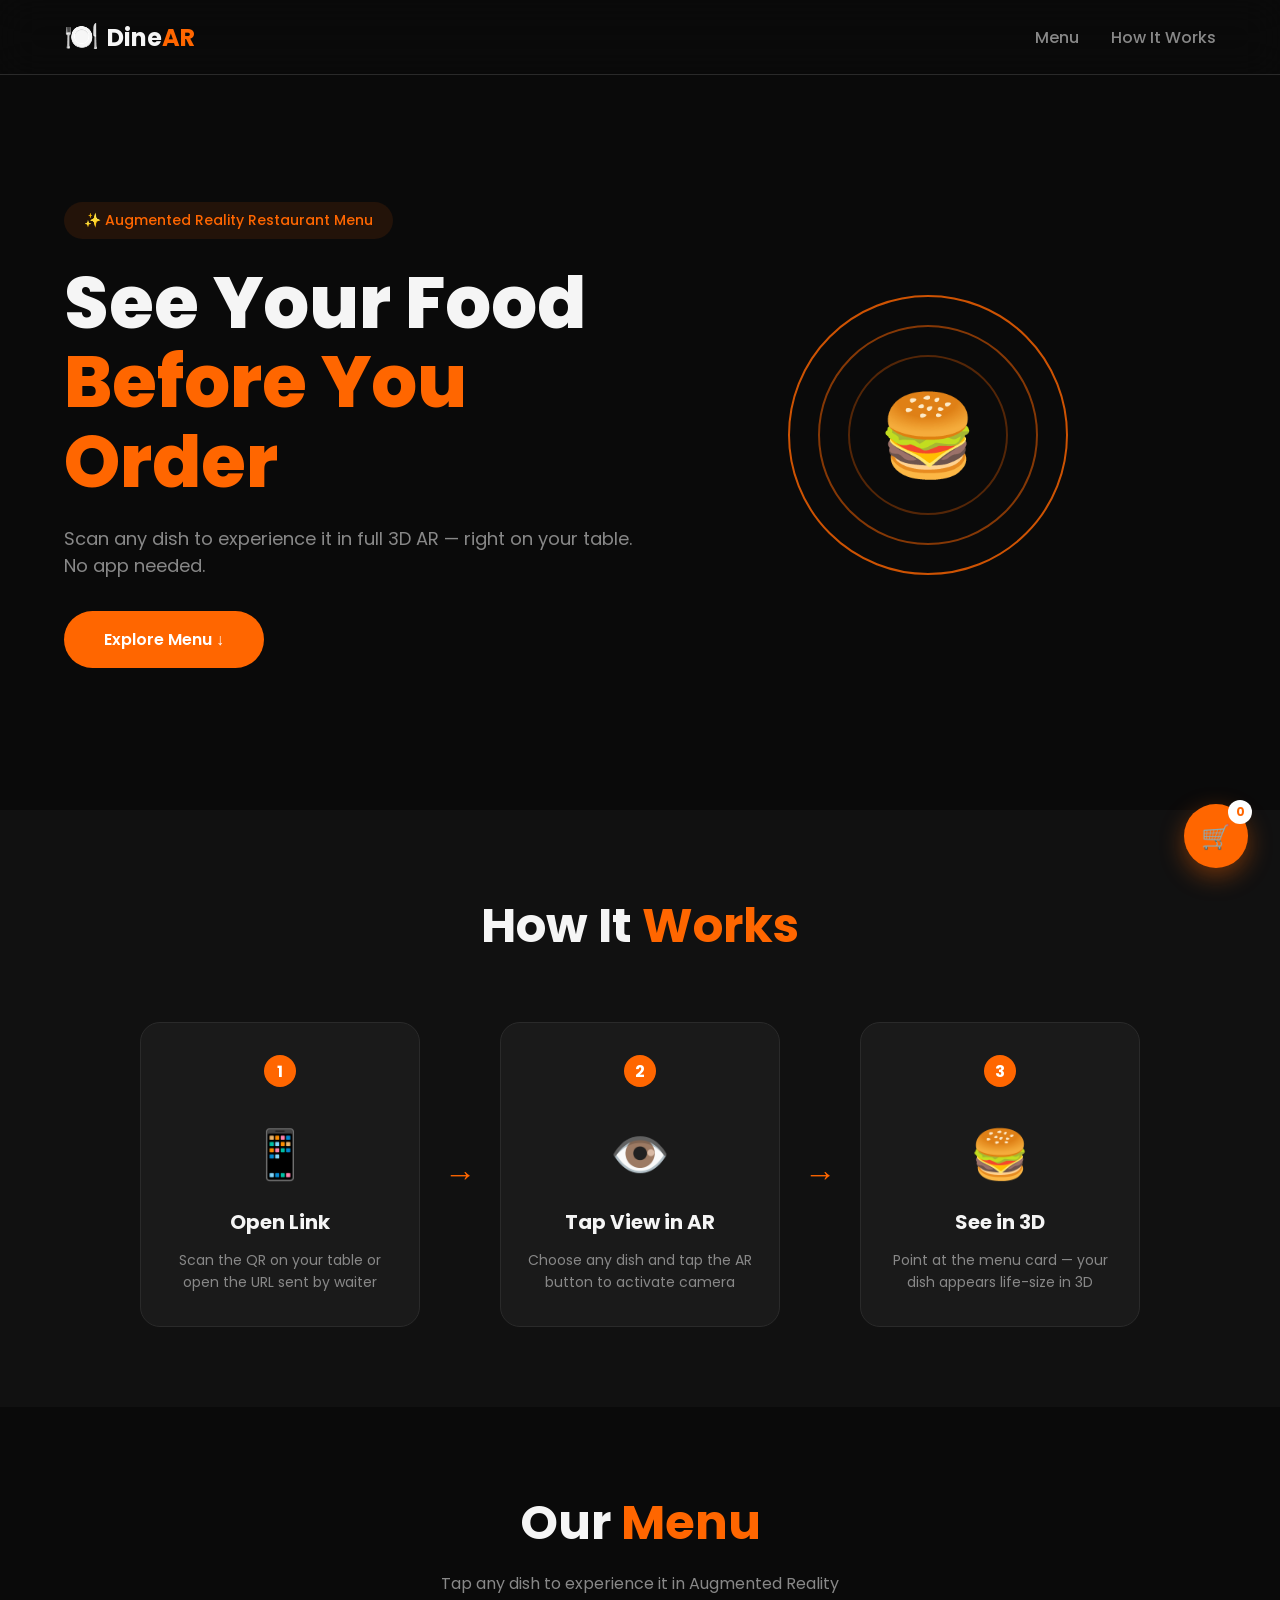
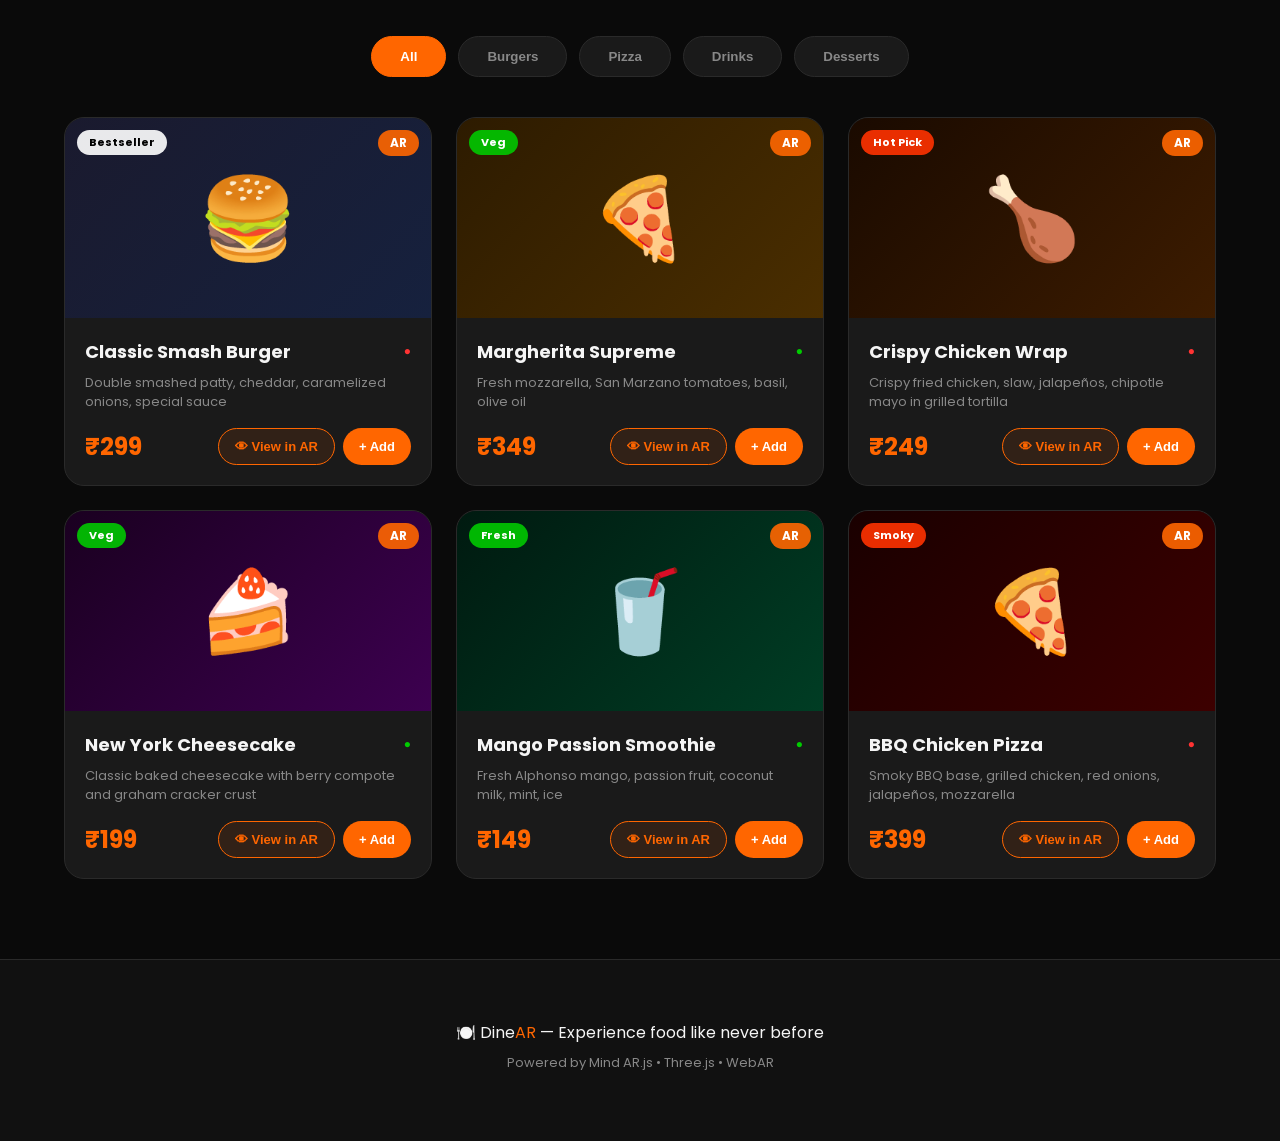
<file: index.html>
<!DOCTYPE html>
<html lang="en">
<head>
  <meta charset="UTF-8" />
  <meta name="viewport" content="width=device-width, initial-scale=1.0" />
  <title>DineAR — Experience Food in AR</title>
  <link rel="stylesheet" href="style.css" />
  <link href="https://fonts.googleapis.com/css2?family=Poppins:wght@300;400;500;600;700;800&display=swap" rel="stylesheet" />
</head>
<body>

  <nav class="navbar">
    <div class="nav-logo">
      <span class="logo-icon">🍽️</span>
      <span class="logo-text">Dine<span class="accent">AR</span></span>
    </div>
    <div class="nav-links">
      <a href="#menu">Menu</a>
      <a href="#how">How It Works</a>
    </div>
  </nav>

  <section class="hero">
    <div class="hero-content">
      <div class="hero-badge">✨ Augmented Reality Restaurant Menu</div>
      <h1>See Your Food<br /><span class="accent">Before You Order</span></h1>
      <p>Scan any dish to experience it in full 3D AR — right on your table. No app needed.</p>
      <a href="#menu" class="btn-primary">Explore Menu ↓</a>
    </div>
    <div class="hero-visual">
      <div class="ar-orb">
        <div class="orb-ring r1"></div>
        <div class="orb-ring r2"></div>
        <div class="orb-ring r3"></div>
        <div class="orb-center">🍔</div>
      </div>
    </div>
  </section>

  <section class="how-section" id="how">
    <h2>How It <span class="accent">Works</span></h2>
    <div class="steps">
      <div class="step"><div class="step-num">1</div><div class="step-icon">📱</div><h3>Open Link</h3><p>Scan the QR on your table or open the URL sent by waiter</p></div>
      <div class="step-arrow">→</div>
      <div class="step"><div class="step-num">2</div><div class="step-icon">👁️</div><h3>Tap View in AR</h3><p>Choose any dish and tap the AR button to activate camera</p></div>
      <div class="step-arrow">→</div>
      <div class="step"><div class="step-num">3</div><div class="step-icon">🍔</div><h3>See in 3D</h3><p>Point at the menu card — your dish appears life-size in 3D</p></div>
    </div>
  </section>

  <section class="menu-section" id="menu">
    <div class="menu-header">
      <h2>Our <span class="accent">Menu</span></h2>
      <p>Tap any dish to experience it in Augmented Reality</p>
    </div>
    <div class="category-tabs">
      <button class="tab active" data-cat="all" onclick="filterMenu('all',this)">All</button>
      <button class="tab" data-cat="burgers" onclick="filterMenu('burgers',this)">Burgers</button>
      <button class="tab" data-cat="pizza" onclick="filterMenu('pizza',this)">Pizza</button>
      <button class="tab" data-cat="drinks" onclick="filterMenu('drinks',this)">Drinks</button>
      <button class="tab" data-cat="desserts" onclick="filterMenu('desserts',this)">Desserts</button>
    </div>
    <div class="menu-grid" id="menuGrid">

      <div class="dish-card" data-cat="burgers">
        <div class="dish-img" style="background:linear-gradient(135deg,#1a1a2e,#16213e)">
          <span class="dish-emoji">🍔</span>
          <span class="ar-badge">AR</span>
          <span class="tag-badge">Bestseller</span>
        </div>
        <div class="dish-info">
          <div class="dish-row"><h3>Classic Smash Burger</h3><span class="dot red">●</span></div>
          <p>Double smashed patty, cheddar, caramelized onions, special sauce</p>
          <div class="dish-footer">
            <span class="price">₹299</span>
            <div class="dish-btns">
              <button class="btn-ar" onclick="openAR('burger','Classic Smash Burger')">👁 View in AR</button>
              <button class="btn-add" onclick="addToCart('Classic Smash Burger',299)">+ Add</button>
            </div>
          </div>
        </div>
      </div>

      <div class="dish-card" data-cat="pizza">
        <div class="dish-img" style="background:linear-gradient(135deg,#2d1b00,#4a2e00)">
          <span class="dish-emoji">🍕</span>
          <span class="ar-badge">AR</span>
          <span class="tag-badge veg-tag">Veg</span>
        </div>
        <div class="dish-info">
          <div class="dish-row"><h3>Margherita Supreme</h3><span class="dot green">●</span></div>
          <p>Fresh mozzarella, San Marzano tomatoes, basil, olive oil</p>
          <div class="dish-footer">
            <span class="price">₹349</span>
            <div class="dish-btns">
              <button class="btn-ar" onclick="openAR('burger','Margherita Supreme')">👁 View in AR</button>
              <button class="btn-add" onclick="addToCart('Margherita Supreme',349)">+ Add</button>
            </div>
          </div>
        </div>
      </div>

      <div class="dish-card" data-cat="burgers">
        <div class="dish-img" style="background:linear-gradient(135deg,#1a0a00,#3d1c00)">
          <span class="dish-emoji">🍗</span>
          <span class="ar-badge">AR</span>
          <span class="tag-badge hot-tag">Hot Pick</span>
        </div>
        <div class="dish-info">
          <div class="dish-row"><h3>Crispy Chicken Wrap</h3><span class="dot red">●</span></div>
          <p>Crispy fried chicken, slaw, jalapeños, chipotle mayo in grilled tortilla</p>
          <div class="dish-footer">
            <span class="price">₹249</span>
            <div class="dish-btns">
              <button class="btn-ar" onclick="openAR('burger','Crispy Chicken Wrap')">👁 View in AR</button>
              <button class="btn-add" onclick="addToCart('Crispy Chicken Wrap',249)">+ Add</button>
            </div>
          </div>
        </div>
      </div>

      <div class="dish-card" data-cat="desserts">
        <div class="dish-img" style="background:linear-gradient(135deg,#1a0020,#3d0050)">
          <span class="dish-emoji">🍰</span>
          <span class="ar-badge">AR</span>
          <span class="tag-badge veg-tag">Veg</span>
        </div>
        <div class="dish-info">
          <div class="dish-row"><h3>New York Cheesecake</h3><span class="dot green">●</span></div>
          <p>Classic baked cheesecake with berry compote and graham cracker crust</p>
          <div class="dish-footer">
            <span class="price">₹199</span>
            <div class="dish-btns">
              <button class="btn-ar" onclick="openAR('burger','NY Cheesecake')">👁 View in AR</button>
              <button class="btn-add" onclick="addToCart('NY Cheesecake',199)">+ Add</button>
            </div>
          </div>
        </div>
      </div>

      <div class="dish-card" data-cat="drinks">
        <div class="dish-img" style="background:linear-gradient(135deg,#001a10,#003d24)">
          <span class="dish-emoji">🥤</span>
          <span class="ar-badge">AR</span>
          <span class="tag-badge veg-tag">Fresh</span>
        </div>
        <div class="dish-info">
          <div class="dish-row"><h3>Mango Passion Smoothie</h3><span class="dot green">●</span></div>
          <p>Fresh Alphonso mango, passion fruit, coconut milk, mint, ice</p>
          <div class="dish-footer">
            <span class="price">₹149</span>
            <div class="dish-btns">
              <button class="btn-ar" onclick="openAR('burger','Mango Smoothie')">👁 View in AR</button>
              <button class="btn-add" onclick="addToCart('Mango Smoothie',149)">+ Add</button>
            </div>
          </div>
        </div>
      </div>

      <div class="dish-card" data-cat="pizza">
        <div class="dish-img" style="background:linear-gradient(135deg,#1a0000,#3d0000)">
          <span class="dish-emoji">🍕</span>
          <span class="ar-badge">AR</span>
          <span class="tag-badge hot-tag">Smoky</span>
        </div>
        <div class="dish-info">
          <div class="dish-row"><h3>BBQ Chicken Pizza</h3><span class="dot red">●</span></div>
          <p>Smoky BBQ base, grilled chicken, red onions, jalapeños, mozzarella</p>
          <div class="dish-footer">
            <span class="price">₹399</span>
            <div class="dish-btns">
              <button class="btn-ar" onclick="openAR('burger','BBQ Chicken Pizza')">👁 View in AR</button>
              <button class="btn-add" onclick="addToCart('BBQ Chicken Pizza',399)">+ Add</button>
            </div>
          </div>
        </div>
      </div>

    </div>
  </section>

  <div class="cart-fab" id="cartFab" onclick="toggleCart()">
    🛒 <span class="cart-badge" id="cartBadge">0</span>
  </div>

  <div class="cart-overlay" id="cartOverlay" onclick="toggleCart()"></div>
  <div class="cart-drawer" id="cartDrawer">
    <div class="cart-hdr">
      <h3>🛒 Your Order</h3>
      <button class="close-btn" onclick="toggleCart()">&#x2715;</button>
    </div>
    <div class="cart-body" id="cartBody"><p class="empty-msg">Your cart is empty 😔</p></div>
    <div class="cart-ftr" id="cartFtr" style="display:none">
      <div class="total-line"><span>Subtotal</span><span id="sub">&#8377;0</span></div>
      <div class="total-line"><span>GST 5%</span><span id="gst">&#8377;0</span></div>
      <div class="total-line total-big"><span>Total</span><span id="tot">&#8377;0</span></div>
      <button class="btn-order" onclick="placeOrder()">Place Order →</button>
    </div>
  </div>

  <div class="toast" id="toast"></div>

  <footer>
    <p>🍽️ Dine<span class="accent">AR</span> &mdash; Experience food like never before</p>
    <p class="footer-sub">Powered by Mind AR.js &bull; Three.js &bull; WebAR</p>
  </footer>

  <script src="app.js"></script>
</body>
</html>
</file>
<file: style.css>
*,*::before,*::after{box-sizing:border-box;margin:0;padding:0}
:root{--bg:#0a0a0a;--bg2:#111;--card:#1a1a1a;--accent:#ff6600;--text:#f5f5f5;--muted:#888;--border:#2a2a2a}
html{scroll-behavior:smooth}
body{font-family:'Poppins',sans-serif;background:var(--bg);color:var(--text);overflow-x:hidden;min-height:100vh}
.accent{color:var(--accent)}
.navbar{position:fixed;top:0;left:0;right:0;z-index:999;display:flex;align-items:center;justify-content:space-between;padding:16px 5%;background:rgba(10,10,10,0.9);backdrop-filter:blur(20px);border-bottom:1px solid var(--border)}
.nav-logo{display:flex;align-items:center;gap:8px;font-size:24px;font-weight:700}
.logo-icon{font-size:28px}
.nav-links{display:flex;gap:32px}
.nav-links a{color:var(--muted);text-decoration:none;font-weight:500;transition:color 0.3s}
.nav-links a:hover{color:var(--accent)}
.hero{display:flex;align-items:center;justify-content:space-between;padding:140px 5% 80px;min-height:90vh}
.hero-content{flex:1;max-width:600px}
.hero-badge{display:inline-block;background:rgba(255,102,0,0.1);color:var(--accent);padding:8px 20px;border-radius:30px;font-size:14px;font-weight:500;margin-bottom:24px}
.hero h1{font-size:clamp(40px,6vw,72px);line-height:1.1;margin-bottom:24px;font-weight:800}
.hero p{font-size:18px;color:var(--muted);margin-bottom:32px}
.btn-primary{display:inline-block;background:var(--accent);color:#fff;padding:16px 40px;border-radius:30px;text-decoration:none;font-weight:600;font-size:16px;transition:transform 0.3s,box-shadow 0.3s}
.btn-primary:hover{transform:translateY(-2px);box-shadow:0 8px 24px rgba(255,102,0,0.3)}
.hero-visual{flex:1;display:flex;align-items:center;justify-content:center}
.ar-orb{position:relative;width:300px;height:300px}
.orb-ring{position:absolute;top:50%;left:50%;transform:translate(-50%,-50%);border:2px solid var(--accent);border-radius:50%;animation:pulse 3s ease-in-out infinite}
.r1{width:280px;height:280px;opacity:0.8}
.r2{width:220px;height:220px;opacity:0.5;animation-delay:1s}
.r3{width:160px;height:160px;opacity:0.3;animation-delay:2s}
.orb-center{position:absolute;top:50%;left:50%;transform:translate(-50%,-50%);font-size:80px;animation:float 4s ease-in-out infinite}
@keyframes pulse{0%,100%{transform:translate(-50%,-50%) scale(1);opacity:0.8}50%{transform:translate(-50%,-50%) scale(1.1);opacity:0.4}}
@keyframes float{0%,100%{transform:translate(-50%,-50%) translateY(0)}50%{transform:translate(-50%,-50%) translateY(-20px)}}
.how-section{padding:80px 5%;text-align:center;background:var(--bg2)}
.how-section h2{font-size:48px;margin-bottom:60px}
.steps{display:flex;align-items:center;justify-content:center;gap:24px;flex-wrap:wrap}
.step{background:var(--card);padding:32px 24px;border-radius:20px;flex:1;min-width:200px;max-width:280px;border:1px solid var(--border)}
.step-num{background:var(--accent);color:#fff;width:32px;height:32px;border-radius:50%;display:inline-flex;align-items:center;justify-content:center;font-weight:700;margin-bottom:16px}
.step-icon{font-size:48px;margin:16px 0}
.step h3{font-size:20px;margin-bottom:12px}
.step p{color:var(--muted);font-size:14px;line-height:1.6}
.step-arrow{font-size:32px;color:var(--accent)}
.menu-section{padding:80px 5%}
.menu-header{text-align:center;margin-bottom:40px}
.menu-header h2{font-size:48px;margin-bottom:12px}
.menu-header p{color:var(--muted);font-size:16px}
.category-tabs{display:flex;justify-content:center;gap:12px;margin-bottom:40px;flex-wrap:wrap}
.tab{background:var(--card);color:var(--muted);border:1px solid var(--border);padding:12px 28px;border-radius:30px;cursor:pointer;font-weight:600;transition:all 0.3s}
.tab:hover,.tab.active{background:var(--accent);color:#fff;border-color:var(--accent)}
.menu-grid{display:grid;grid-template-columns:repeat(auto-fill,minmax(320px,1fr));gap:24px}
.dish-card{background:var(--card);border-radius:20px;overflow:hidden;border:1px solid var(--border);transition:transform 0.3s,box-shadow 0.3s}
.dish-card:hover{transform:translateY(-4px);box-shadow:0 12px 32px rgba(0,0,0,0.5)}
.dish-img{position:relative;height:200px;display:flex;align-items:center;justify-content:center;background:linear-gradient(135deg,#1a1a2e,#16213e)}
.dish-emoji{font-size:80px}
.ar-badge{position:absolute;top:12px;right:12px;background:rgba(255,102,0,0.9);color:#fff;padding:4px 12px;border-radius:20px;font-size:12px;font-weight:700}
.tag-badge{position:absolute;top:12px;left:12px;background:rgba(255,255,255,0.9);color:#000;padding:4px 12px;border-radius:20px;font-size:11px;font-weight:700}
.veg-tag{background:rgba(0,200,0,0.9);color:#fff}
.hot-tag{background:rgba(255,50,0,0.9);color:#fff}
.dish-info{padding:20px}
.dish-row{display:flex;align-items:center;justify-content:space-between;margin-bottom:8px}
.dish-row h3{font-size:18px}
.dot{font-size:12px}
.dot.red{color:#ff3333}
.dot.green{color:#00cc00}
.dish-info p{font-size:13px;color:var(--muted);line-height:1.5;margin-bottom:16px}
.dish-footer{display:flex;align-items:center;justify-content:space-between}
.price{font-size:24px;font-weight:700;color:var(--accent)}
.dish-btns{display:flex;gap:8px}
.btn-ar,.btn-add{padding:10px 16px;border:none;border-radius:20px;cursor:pointer;font-weight:600;font-size:13px;transition:all 0.3s}
.btn-ar{background:rgba(255,102,0,0.1);color:var(--accent);border:1px solid var(--accent)}
.btn-ar:hover{background:var(--accent);color:#fff}
.btn-add{background:var(--accent);color:#fff}
.btn-add:hover{transform:scale(1.05)}
.cart-fab{position:fixed;bottom:32px;right:32px;background:var(--accent);color:#fff;width:64px;height:64px;border-radius:50%;display:flex;align-items:center;justify-content:center;font-size:24px;cursor:pointer;box-shadow:0 8px 24px rgba(255,102,0,0.4);z-index:998;transition:transform 0.3s}
.cart-fab:hover{transform:scale(1.1)}
.cart-badge{position:absolute;top:-4px;right:-4px;background:#fff;color:var(--accent);width:24px;height:24px;border-radius:50%;display:flex;align-items:center;justify-content:center;font-size:12px;font-weight:700}
.cart-overlay{position:fixed;top:0;left:0;right:0;bottom:0;background:rgba(0,0,0,0.8);z-index:999;opacity:0;pointer-events:none;transition:opacity 0.3s}
.cart-overlay.active{opacity:1;pointer-events:all}
.cart-drawer{position:fixed;right:0;top:0;bottom:0;width:400px;max-width:90vw;background:var(--bg2);z-index:1000;transform:translateX(100%);transition:transform 0.3s;display:flex;flex-direction:column}
.cart-drawer.active{transform:translateX(0)}
.cart-hdr{display:flex;align-items:center;justify-content:space-between;padding:24px;border-bottom:1px solid var(--border)}
.close-btn{background:none;border:none;color:var(--text);font-size:24px;cursor:pointer}
.cart-body{flex:1;padding:24px;overflow-y:auto}
.empty-msg{text-align:center;color:var(--muted);padding:40px 20px}
.cart-ftr{padding:24px;border-top:1px solid var(--border)}
.total-line{display:flex;justify-content:space-between;margin-bottom:12px;font-size:16px}
.total-big{font-size:24px;font-weight:700;color:var(--accent);margin-top:12px;padding-top:12px;border-top:1px solid var(--border)}
.btn-order{width:100%;background:var(--accent);color:#fff;padding:16px;border:none;border-radius:30px;font-size:16px;font-weight:700;cursor:pointer;margin-top:16px;transition:transform 0.3s}
.btn-order:hover{transform:scale(1.02)}
.toast{position:fixed;bottom:100px;right:32px;background:var(--accent);color:#fff;padding:16px 24px;border-radius:30px;box-shadow:0 8px 24px rgba(0,0,0,0.3);z-index:1001;opacity:0;transform:translateY(20px);pointer-events:none;transition:all 0.3s}
.toast.show{opacity:1;transform:translateY(0)}
footer{text-align:center;padding:60px 5%;background:var(--bg2);border-top:1px solid var(--border)}
footer p{margin-bottom:8px}
.footer-sub{font-size:13px;color:var(--muted)}
@media(max-width:768px){.hero{flex-direction:column;text-align:center;padding-top:120px}.hero-visual{margin-top:40px}.menu-grid{grid-template-columns:1fr}.steps{flex-direction:column}.step-arrow{transform:rotate(90deg)}}
</file>
